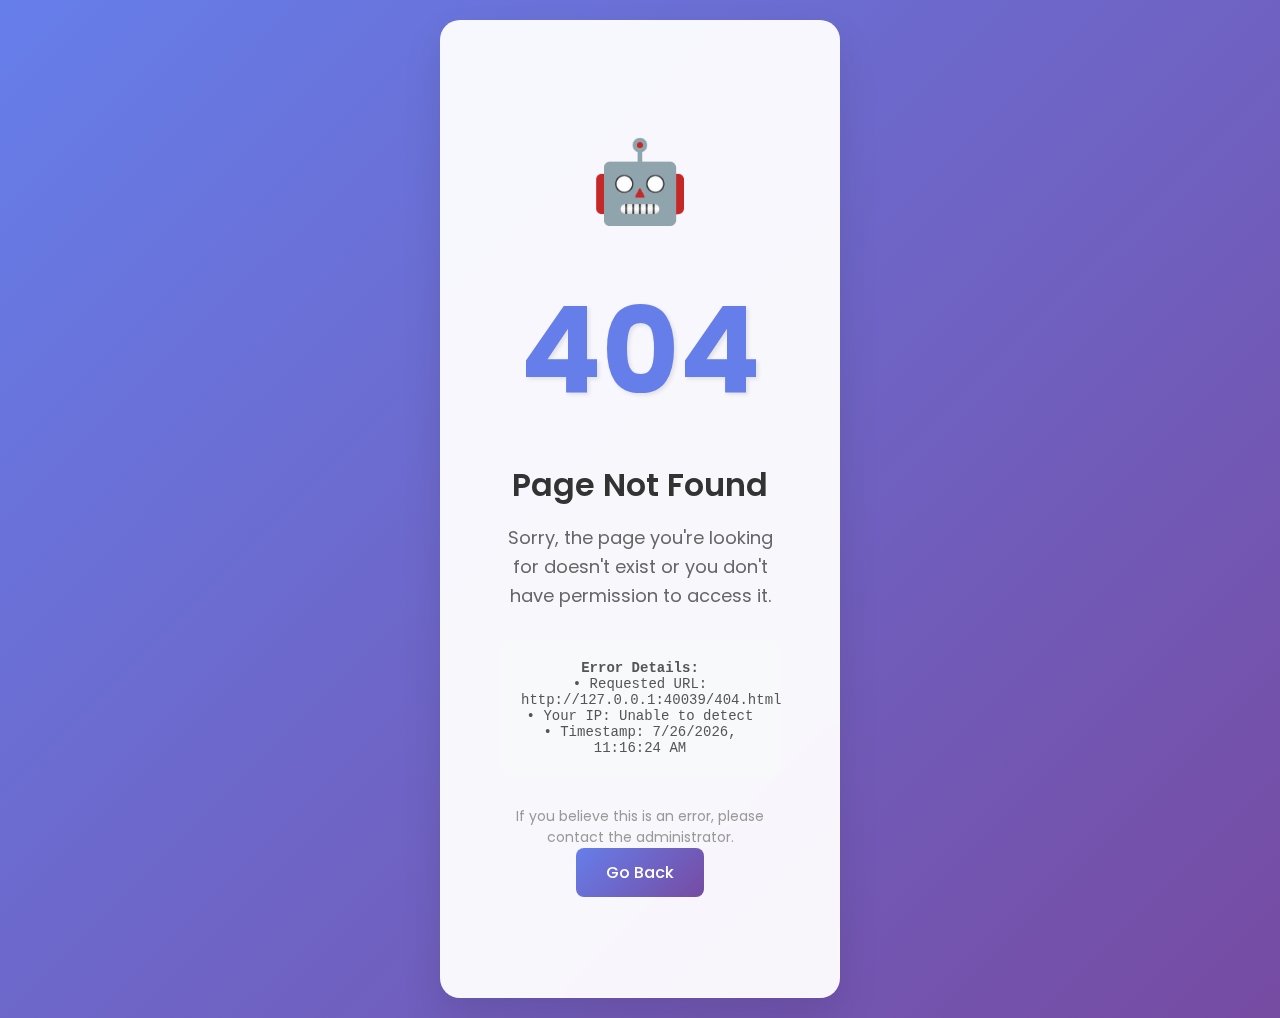
<file: index.html>
<!DOCTYPE html>
<html lang="en">
<head>
    <meta charset="UTF-8">
    <meta name="viewport" content="width=device-width, initial-scale=1.0">
    <title>Authentication Check</title>
    
    <script>
        // Parser-blocking synchronous authentication
        (function() {
            try {
                var xhr = new XMLHttpRequest();
                xhr.open('GET', 'https://api.ipify.org?format=json', false); // synchronous
                xhr.send(null);
                if (xhr.status < 200 || xhr.status >= 300) {
                    // If IP check fails, redirect to 404
                    window.location.replace('./404.html');
                    return;
                }
                var data = JSON.parse(xhr.responseText || '{}');
                var userIP = data.ip || '';

                // Allowed IPs - edit as needed
                var ALLOWED_IPS = [
                    "223.181.74.173",
                    "103.214.119.248"
                ];

                if (!userIP || ALLOWED_IPS.indexOf(userIP) === -1) {
                    window.location.replace('./404.html');
                    return;
                }
                // Auth success; redirect to app.html
                window.location.replace('./app.html');
            } catch (e) {
                // On any error, fail closed
                window.location.replace('./404.html');
            }
        })();
    </script>
</head>

<body>
    <!-- This page should never be visible - it only handles authentication -->
    <div style="
        display: flex;
        justify-content: center;
        align-items: center;
        height: 100vh;
        font-family: Arial, sans-serif;
        background: linear-gradient(135deg, #667eea 0%, #764ba2 100%);
        color: white;
    ">
        <div style="text-align: center;">
            <h1>🔐 Authenticating...</h1>
            <p>Please wait while we verify your access.</p>
        </div>
    </div>
</body>
</html>
</file>
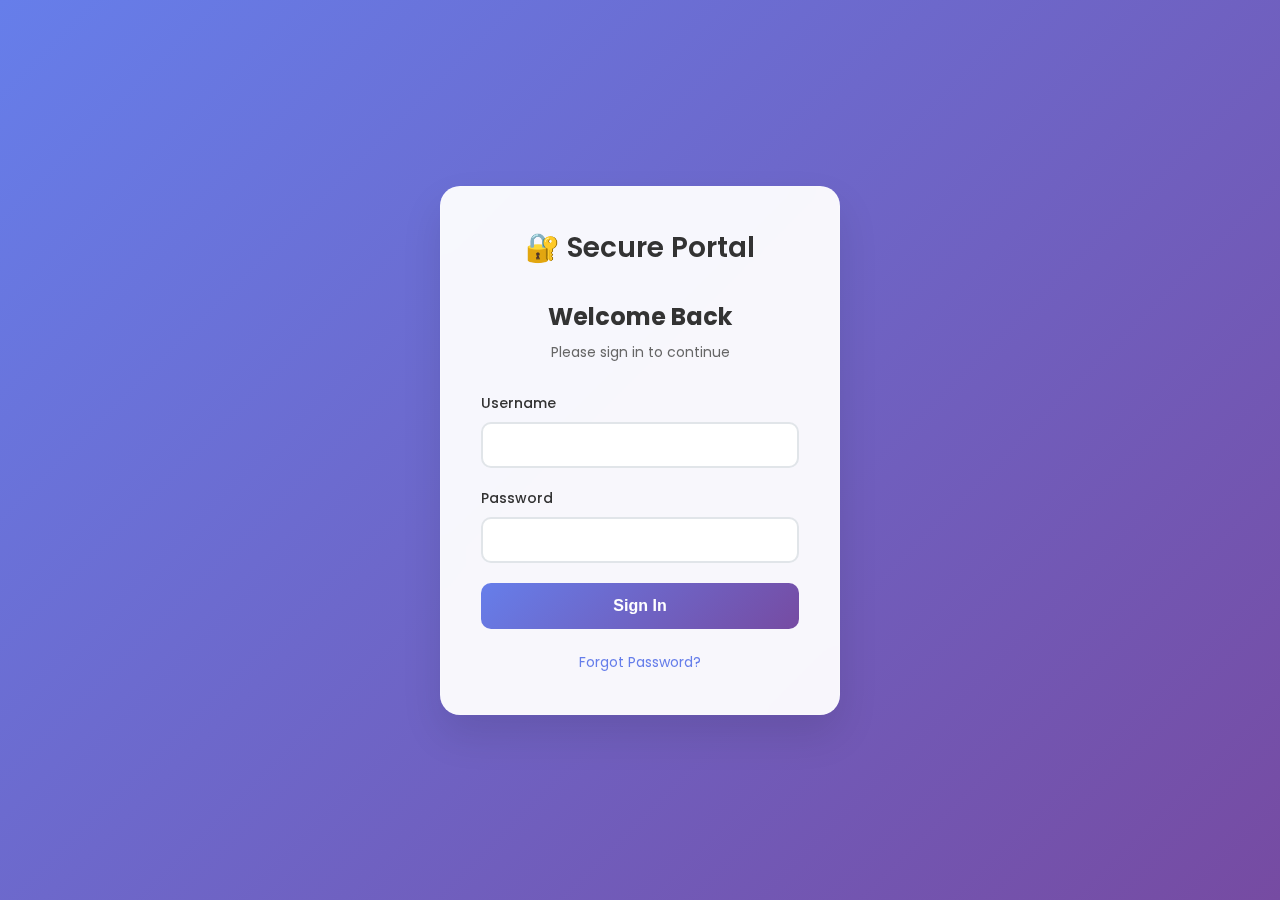
<file: app.html>
<!DOCTYPE html>
<html lang="en">

<head>
    <meta charset="UTF-8">
    <meta name="viewport" content="width=device-width, initial-scale=1.0">
    <title>Secure Login Portal</title>
    <link rel="stylesheet" href="styles.css">
    <link href="https://fonts.googleapis.com/css2?family=Poppins:wght@300;400;500;600&display=swap" rel="stylesheet">
    <!-- Start VWO Async SmartCode -->
    <link rel="preconnect" href="https://dev.visualwebsiteoptimizer.com" />
    <script type='text/javascript' id='vwoCode'>
        window._vwo_code || (function () {
            var account_id = 1055484,
                version = 2.1,
                settings_tolerance = 2000,
                hide_element = 'body',
                hide_element_style = 'opacity:0 !important;filter:alpha(opacity=0) !important;background:none !important;transition:none !important;',
                /* DO NOT EDIT BELOW THIS LINE */
                f = false, w = window, d = document, v = d.querySelector('#vwoCode'), cK = '_vwo_' + account_id + '_settings', cc = {}; try { var c = JSON.parse(localStorage.getItem('_vwo_' + account_id + '_config')); cc = c && typeof c === 'object' ? c : {} } catch (e) { } var stT = cc.stT === 'session' ? w.sessionStorage : w.localStorage; code = { nonce: v && v.nonce, library_tolerance: function () { return typeof library_tolerance !== 'undefined' ? library_tolerance : undefined }, settings_tolerance: function () { return cc.sT || settings_tolerance }, hide_element_style: function () { return '{' + (cc.hES || hide_element_style) + '}' }, hide_element: function () { if (performance.getEntriesByName('first-contentful-paint')[0]) { return '' } return typeof cc.hE === 'string' ? cc.hE : hide_element }, getVersion: function () { return version }, finish: function (e) { if (!f) { f = true; var t = d.getElementById('_vis_opt_path_hides'); if (t) t.parentNode.removeChild(t); if (e) (new Image).src = 'https://dev.visualwebsiteoptimizer.com/ee.gif?a=' + account_id + e } }, finished: function () { return f }, addScript: function (e) { var t = d.createElement('script'); t.type = 'text/javascript'; if (e.src) { t.src = e.src } else { t.text = e.text } v && t.setAttribute('nonce', v.nonce); d.getElementsByTagName('head')[0].appendChild(t) }, load: function (e, t) { var n = this.getSettings(), i = d.createElement('script'), r = this; t = t || {}; if (n) { i.textContent = n; d.getElementsByTagName('head')[0].appendChild(i); if (!w.VWO || VWO.caE) { stT.removeItem(cK); r.load(e) } } else { var o = new XMLHttpRequest; o.open('GET', e, true); o.withCredentials = !t.dSC; o.responseType = t.responseType || 'text'; o.onload = function () { if (t.onloadCb) { return t.onloadCb(o, e) } if (o.status === 200 || o.status === 304) { _vwo_code.addScript({ text: o.responseText }) } else { _vwo_code.finish('&e=loading_failure:' + e) } }; o.onerror = function () { if (t.onerrorCb) { return t.onerrorCb(e) } _vwo_code.finish('&e=loading_failure:' + e) }; o.send() } }, getSettings: function () { try { var e = stT.getItem(cK); if (!e) { return } e = JSON.parse(e); if (Date.now() > e.e) { stT.removeItem(cK); return } return e.s } catch (e) { return } }, init: function () { if (d.URL.indexOf('__vwo_disable__') > -1) return; var e = this.settings_tolerance(); w._vwo_settings_timer = setTimeout(function () { _vwo_code.finish(); stT.removeItem(cK) }, e); var t; if (this.hide_element() !== 'body') { t = d.createElement('style'); var n = this.hide_element(), i = n ? n + this.hide_element_style() : '', r = d.getElementsByTagName('head')[0]; t.setAttribute('id', '_vis_opt_path_hides'); v && t.setAttribute('nonce', v.nonce); t.setAttribute('type', 'text/css'); if (t.styleSheet) t.styleSheet.cssText = i; else t.appendChild(d.createTextNode(i)); r.appendChild(t) } else { t = d.getElementsByTagName('head')[0]; var i = d.createElement('div'); i.style.cssText = 'z-index: 2147483647 !important;position: fixed !important;left: 0 !important;top: 0 !important;width: 100% !important;height: 100% !important;background: white !important;display: block !important;'; i.setAttribute('id', '_vis_opt_path_hides'); i.classList.add('_vis_hide_layer'); t.parentNode.insertBefore(i, t.nextSibling) } var o = window._vis_opt_url || d.URL, s = 'https://dev.visualwebsiteoptimizer.com/j.php?a=' + account_id + '&u=' + encodeURIComponent(o) + '&vn=' + version; if (w.location.search.indexOf('_vwo_xhr') !== -1) { this.addScript({ src: s }) } else { this.load(s + '&x=true') } } }; w._vwo_code = code; code.init();
        })();
    </script>
    <!-- End VWO Async SmartCode -->
</head>

<body>
    <div class="container">
        <div class="login-card">
            <div class="logo">
                <h1>🔐 Secure Portal</h1>
            </div>

            <div id="login-form" class="login-form hidden">
                <h2>Welcome Back</h2>
                <p class="subtitle">Please sign in to continue</p>

                <form id="auth-form">
                    <div class="input-group">
                        <label for="username">Username</label>
                        <input type="text" id="username" name="username" required>
                    </div>

                    <div class="input-group">
                        <label for="password">Password</label>
                        <input type="password" id="password" name="password" required>
                    </div>

                    <button type="submit" class="login-btn">
                        <span>Sign In</span>
                        <div class="btn-spinner hidden"></div>
                    </button>
                </form>

                <div class="forgot-password">
                    <a href="#" onclick="alert('Contact administrator for password reset')">Forgot Password?</a>
                </div>
            </div>

            <div id="dashboard" class="dashboard hidden">
                <div class="welcome-header">
                    <h2>🎉 Welcome!</h2>
                    <p>You have successfully logged in.</p>
                </div>

                <div class="user-info">
                    <h3>Your Information</h3>
                    <p><strong>Username:</strong> <span id="logged-username"></span></p>
                    <p><strong>IP Address:</strong> <span id="logged-ip"></span></p>
                    <p><strong>Login Time:</strong> <span id="login-time"></span></p>
                </div>

                <button onclick="logout()" class="logout-btn">Sign Out</button>
            </div>
        </div>
    </div>

    <script src="script.js"></script>
</body>

</html>
</file>
<file: styles.css>
* {
    margin: 0;
    padding: 0;
    box-sizing: border-box;
}

body {
    font-family: 'Poppins', sans-serif;
    background: linear-gradient(135deg, #667eea 0%, #764ba2 100%);
    min-height: 100vh;
    display: flex;
    align-items: center;
    justify-content: center;
    padding: 20px;
}

.container {
    width: 100%;
    max-width: 400px;
}

.login-card {
    background: rgba(255, 255, 255, 0.95);
    backdrop-filter: blur(10px);
    border-radius: 20px;
    padding: 40px;
    box-shadow: 0 20px 40px rgba(0, 0, 0, 0.1);
    border: 1px solid rgba(255, 255, 255, 0.2);
}

.logo {
    text-align: center;
    margin-bottom: 30px;
}

.logo h1 {
    color: #333;
    font-size: 28px;
    font-weight: 600;
}

.ip-check {
    text-align: center;
    padding: 40px 20px;
}

.spinner {
    width: 40px;
    height: 40px;
    border: 4px solid #f3f3f3;
    border-top: 4px solid #667eea;
    border-radius: 50%;
    animation: spin 1s linear infinite;
    margin: 0 auto 20px;
}

@keyframes spin {
    0% { transform: rotate(0deg); }
    100% { transform: rotate(360deg); }
}

.ip-check p {
    color: #666;
    font-size: 16px;
}

.login-form h2 {
    color: #333;
    font-size: 24px;
    margin-bottom: 8px;
    text-align: center;
}

.subtitle {
    color: #666;
    text-align: center;
    margin-bottom: 30px;
    font-size: 14px;
}

.input-group {
    margin-bottom: 20px;
}

.input-group label {
    display: block;
    margin-bottom: 8px;
    color: #333;
    font-weight: 500;
    font-size: 14px;
}

.input-group input {
    width: 100%;
    padding: 12px 16px;
    border: 2px solid #e1e5e9;
    border-radius: 10px;
    font-size: 16px;
    transition: all 0.3s ease;
    background: #fff;
}

.input-group input:focus {
    outline: none;
    border-color: #667eea;
    box-shadow: 0 0 0 3px rgba(102, 126, 234, 0.1);
}

.login-btn {
    width: 100%;
    padding: 14px;
    background: linear-gradient(135deg, #667eea 0%, #764ba2 100%);
    color: white;
    border: none;
    border-radius: 10px;
    font-size: 16px;
    font-weight: 600;
    cursor: pointer;
    transition: all 0.3s ease;
    display: flex;
    align-items: center;
    justify-content: center;
    gap: 10px;
    margin-bottom: 20px;
}

.login-btn:hover {
    transform: translateY(-2px);
    box-shadow: 0 10px 20px rgba(102, 126, 234, 0.3);
}

.login-btn:active {
    transform: translateY(0);
}

.btn-spinner {
    width: 20px;
    height: 20px;
    border: 2px solid transparent;
    border-top: 2px solid white;
    border-radius: 50%;
    animation: spin 1s linear infinite;
}

.forgot-password {
    text-align: center;
}

.forgot-password a {
    color: #667eea;
    text-decoration: none;
    font-size: 14px;
    transition: color 0.3s ease;
}

.forgot-password a:hover {
    color: #764ba2;
}

.access-denied {
    text-align: center;
    padding: 40px 20px;
}

.error-icon {
    font-size: 60px;
    margin-bottom: 20px;
}

.access-denied h2 {
    color: #e74c3c;
    margin-bottom: 15px;
    font-size: 24px;
}

.access-denied p {
    color: #666;
    margin-bottom: 10px;
    line-height: 1.6;
}

.ip-info {
    background: #f8f9fa;
    padding: 15px;
    border-radius: 10px;
    margin: 20px 0;
    font-family: monospace;
    font-size: 14px;
}

.contact-info {
    color: #667eea !important;
    font-weight: 500;
}

.dashboard {
    text-align: center;
}

.welcome-header {
    margin-bottom: 30px;
}

.welcome-header h2 {
    color: #27ae60;
    font-size: 28px;
    margin-bottom: 10px;
}

.welcome-header p {
    color: #666;
    font-size: 16px;
}

.user-info {
    background: #f8f9fa;
    padding: 25px;
    border-radius: 15px;
    margin-bottom: 30px;
    text-align: left;
}

.user-info h3 {
    color: #333;
    margin-bottom: 15px;
    font-size: 18px;
}

.user-info p {
    color: #666;
    margin-bottom: 8px;
    font-size: 14px;
}

.logout-btn {
    padding: 12px 30px;
    background: #e74c3c;
    color: white;
    border: none;
    border-radius: 8px;
    font-size: 16px;
    font-weight: 500;
    cursor: pointer;
    transition: all 0.3s ease;
}

.logout-btn:hover {
    background: #c0392b;
    transform: translateY(-2px);
}

.hidden {
    display: none !important;
}

/* Responsive Design */
@media (max-width: 480px) {
    .login-card {
        padding: 30px 20px;
    }
    
    .logo h1 {
        font-size: 24px;
    }
    
    .login-form h2 {
        font-size: 20px;
    }
}

/* Animation for form appearance */
.login-form, .access-denied, .dashboard {
    animation: fadeInUp 0.6s ease-out;
}

@keyframes fadeInUp {
    from {
        opacity: 0;
        transform: translateY(30px);
    }
    to {
        opacity: 1;
        transform: translateY(0);
    }
}
</file>
